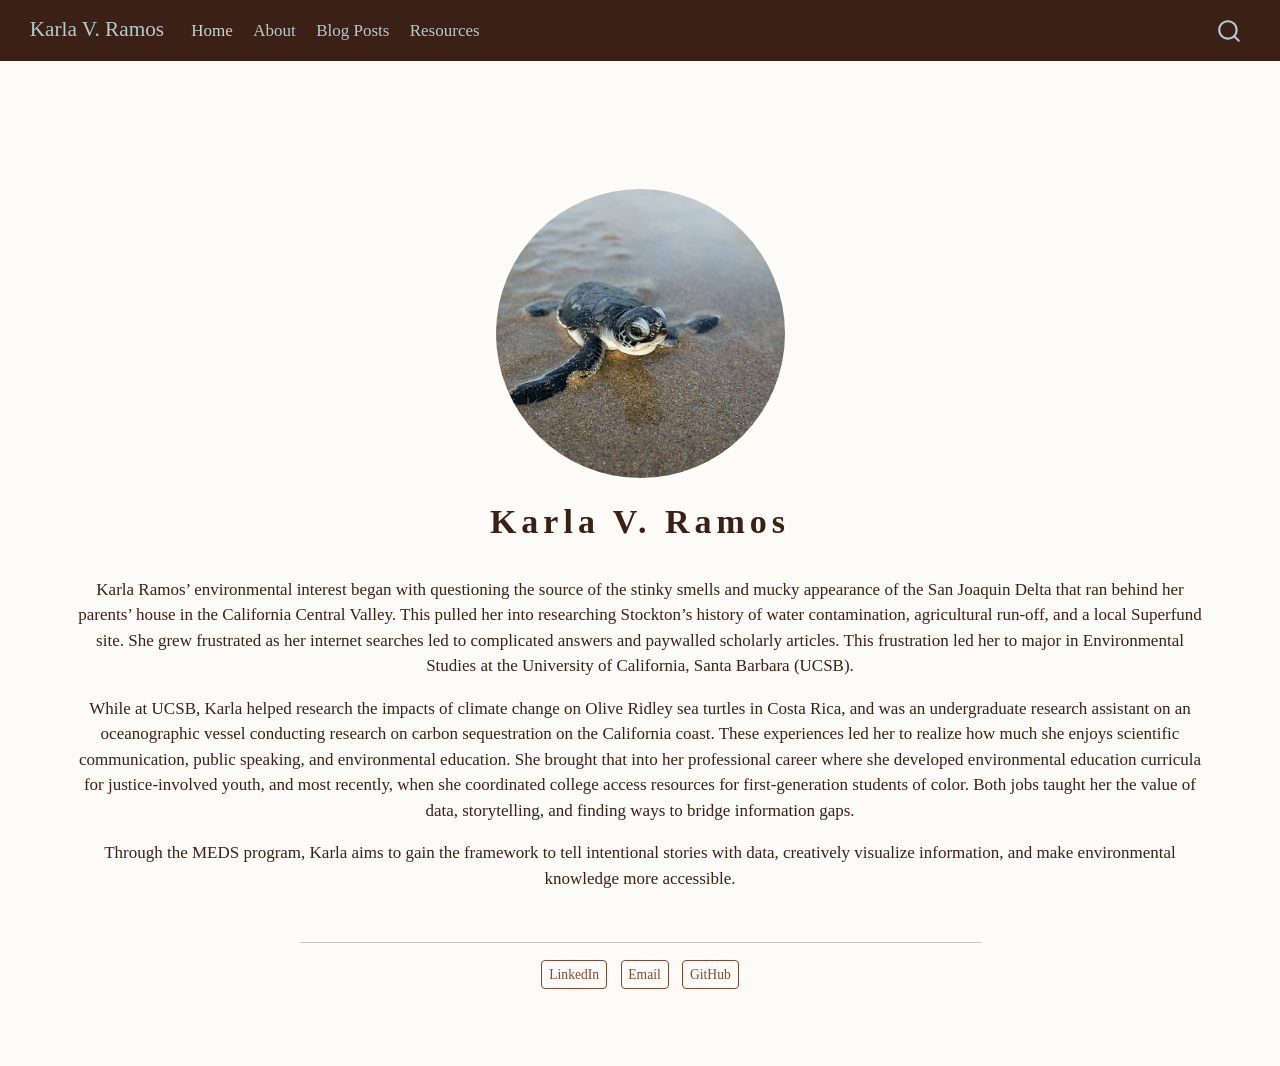
<file: docs/index.html>
<!DOCTYPE html>
<html xmlns="http://www.w3.org/1999/xhtml" lang="en" xml:lang="en"><head>

<meta charset="utf-8">
<meta name="generator" content="quarto-1.10.19">

<meta name="viewport" content="width=device-width, initial-scale=1.0, user-scalable=yes">


<title>Karla V. Ramos</title>
<style>
/* Default styles provided by pandoc.
** See https://pandoc.org/MANUAL.html#variables-for-html for config info.
*/
span.smallcaps{font-variant: small-caps;}
div.columns{display: flex; gap: 1.5em;}
div.column{flex: auto;}
@media screen {
div.columns{gap: min(4vw, 1.5em);}
div.column{overflow-x: auto;}
}
div.hanging-indent{margin-left: 1.5em; text-indent: -1.5em;}
ul.task-list{list-style: none;}
ul.task-list li input[type="checkbox"] {
  width: 0.8em;
  margin: 0 0.8em 0.2em -1em; /* quarto-specific, see https://github.com/quarto-dev/quarto-cli/issues/4556 */ 
  vertical-align: middle;
}
</style>


<script src="site_libs/quarto-nav/quarto-nav.js"></script>
<script src="site_libs/quarto-nav/headroom.min.js"></script>
<script src="site_libs/clipboard/clipboard.min.js"></script>
<script src="site_libs/quarto-search/autocomplete.umd.js"></script>
<script src="site_libs/quarto-search/fuse.min.js"></script>
<script src="site_libs/quarto-search/quarto-search.js"></script>
<meta name="quarto:offset" content="./">
<script src="site_libs/quarto-html/quarto.js" type="module"></script>
<script src="site_libs/quarto-html/tabsets/tabsets.js" type="module"></script>
<script src="site_libs/quarto-html/popper.min.js"></script>
<script src="site_libs/quarto-html/tippy.umd.min.js"></script>
<link href="site_libs/quarto-html/tippy.css" rel="stylesheet">
<link href="site_libs/quarto-html/quarto-syntax-highlighting-bf27225e3a48a9273f3daa8f8e829971.css" rel="stylesheet" id="quarto-text-highlighting-styles">
<script src="site_libs/bootstrap/bootstrap.min.js"></script>
<link href="site_libs/bootstrap/bootstrap-icons.css" rel="stylesheet">
<link href="site_libs/bootstrap/bootstrap-197ed1882bb54d472ac7c4763a12b4fc.min.css" rel="stylesheet" append-hash="true" id="quarto-bootstrap" data-mode="light">
<script id="quarto-search-options" type="application/json">{
  "location": "navbar",
  "copy-button": false,
  "collapse-after": 3,
  "panel-placement": "end",
  "type": "overlay",
  "limit": 50,
  "keyboard-shortcut": [
    "f",
    "/",
    "s"
  ],
  "show-item-context": false,
  "language": {
    "search-no-results-text": "No results",
    "search-matching-documents-text": "matching documents",
    "search-copy-link-title": "Copy link to search",
    "search-hide-matches-text": "Hide additional matches",
    "search-more-match-text": "more match in this document",
    "search-more-matches-text": "more matches in this document",
    "search-clear-button-title": "Clear",
    "search-text-placeholder": "",
    "search-detached-cancel-button-title": "Cancel",
    "search-submit-button-title": "Submit",
    "search-label": "Search"
  }
}</script>


</head>

<body class="nav-fixed quarto-light">

<div id="quarto-search-results"></div>
  <header id="quarto-header" class="headroom fixed-top">
    <nav class="navbar navbar-expand-lg " data-bs-theme="dark">
      <div class="navbar-container container-fluid">
      <div class="navbar-brand-container mx-auto">
    <a class="navbar-brand" href="./index.html">
    <span class="navbar-title">Karla V. Ramos</span>
    </a>
  </div>
            <div id="quarto-search" class="" title="Search"></div>
          <button class="navbar-toggler" type="button" data-bs-toggle="collapse" data-bs-target="#navbarCollapse" aria-controls="navbarCollapse" role="menu" aria-expanded="false" aria-label="Toggle navigation" onclick="if (window.quartoToggleHeadroom) { window.quartoToggleHeadroom(); }">
  <span class="navbar-toggler-icon"></span>
</button>
          <div class="collapse navbar-collapse" id="navbarCollapse">
            <ul class="navbar-nav navbar-nav-scroll me-auto">
  <li class="nav-item">
    <a class="nav-link active" href="./index.html" aria-current="page"> 
<span class="menu-text">Home</span></a>
  </li>  
  <li class="nav-item">
    <a class="nav-link" href="./about.html"> 
<span class="menu-text">About</span></a>
  </li>  
  <li class="nav-item">
    <a class="nav-link" href="./posts.html"> 
<span class="menu-text">Blog Posts</span></a>
  </li>  
  <li class="nav-item">
    <a class="nav-link" href="./resources.html"> 
<span class="menu-text">Resources</span></a>
  </li>  
</ul>
          </div> <!-- /navcollapse -->
            <div class="quarto-navbar-tools">
</div>
      </div> <!-- /container-fluid -->
    </nav>
</header>
<!-- content -->
<div id="quarto-content" class="quarto-container page-columns page-rows-contents page-layout-full page-navbar">
<!-- sidebar -->
<!-- margin-sidebar -->
    
<!-- main -->
<div class="quarto-about-jolla column-page">
  <img src="images/profile-ex.jpg" class="about-image
  round " style="height: 17em; width: 17em;">
 <header id="title-block-header" class="quarto-title-block default">
<div class="quarto-title">
<h1 class="title">Karla V. Ramos</h1>
</div>
<div class="quarto-title-meta column-page">
  </div>
</header><main class="content column-page" id="quarto-document-content">
<p>Karla Ramos’ environmental interest began with questioning the source of the stinky smells and mucky appearance of the San Joaquin Delta that ran behind her parents’ house in the California Central Valley. This pulled her into researching Stockton’s history of water contamination, agricultural run-off, and a local Superfund site. She grew frustrated as her internet searches led to complicated answers and paywalled scholarly articles. This frustration led her to major in Environmental Studies at the University of California, Santa Barbara (UCSB).</p>
<p>While at UCSB, Karla helped research the impacts of climate change on Olive Ridley sea turtles in Costa Rica, and was an undergraduate research assistant on an oceanographic vessel conducting research on carbon sequestration on the California coast. These experiences led her to realize how much she enjoys scientific communication, public speaking, and environmental education. She brought that into her professional career where she developed environmental education curricula for justice-involved youth, and most recently, when she coordinated college access resources for first-generation students of color. Both jobs taught her the value of data, storytelling, and finding ways to bridge information gaps.</p>
<p>Through the MEDS program, Karla aims to gain the framework to tell intentional stories with data, creatively visualize information, and make environmental knowledge more accessible.</p>


</main> 
  <hr class="about-sep">
   <div class="about-links">
  <a href="https://www.linkedin.com/in/karlavramos/" class="about-link" rel="" target="_blank">
     <span class="about-link-text">LinkedIn</span>
  </a>
  <a href="mailto:ramos.karlav@gmail.com" class="about-link" rel="" target="">
     <span class="about-link-text">Email</span>
  </a>
  <a href="https://github.com/Karlavramos" class="about-link" rel="" target="_blank">
     <span class="about-link-text">GitHub</span>
  </a>
</div>
</div>
 <!-- /main -->
<script id="quarto-html-after-body" type="application/javascript">
  window.document.addEventListener("DOMContentLoaded", function (event) {
    const isCodeAnnotation = (el) => {
      for (const clz of el.classList) {
        if (clz.startsWith('code-annotation-')) {                     
          return true;
        }
      }
      return false;
    }
    const onCopySuccess = function(e) {
      // button target
      const button = e.trigger;
      // don't keep focus
      button.blur();
      // flash "checked"
      button.classList.add('code-copy-button-checked');
      var currentTitle = button.getAttribute("title");
      button.setAttribute("title", "Copied!");
      let tooltip;
      if (window.bootstrap) {
        button.setAttribute("data-bs-toggle", "tooltip");
        button.setAttribute("data-bs-placement", "left");
        button.setAttribute("data-bs-title", "Copied!");
        tooltip = new bootstrap.Tooltip(button, 
          { trigger: "manual", 
            customClass: "code-copy-button-tooltip",
            offset: [0, -8]});
        tooltip.show();    
      }
      setTimeout(function() {
        if (tooltip) {
          tooltip.hide();
          button.removeAttribute("data-bs-title");
          button.removeAttribute("data-bs-toggle");
          button.removeAttribute("data-bs-placement");
        }
        button.setAttribute("title", currentTitle);
        button.classList.remove('code-copy-button-checked');
      }, 1000);
      // clear code selection
      e.clearSelection();
    }
    const getTextToCopy = function(trigger) {
      const outerScaffold = trigger.parentElement.cloneNode(true);
      const codeEl = outerScaffold.querySelector('code');
      for (const childEl of codeEl.children) {
        if (isCodeAnnotation(childEl)) {
          childEl.remove();
        }
      }
      return codeEl.innerText;
    }
    const clipboard = new window.ClipboardJS('.code-copy-button:not([data-in-quarto-modal])', {
      text: getTextToCopy
    });
    clipboard.on('success', onCopySuccess);
    if (window.document.getElementById('quarto-embedded-source-code-modal')) {
      const clipboardModal = new window.ClipboardJS('.code-copy-button[data-in-quarto-modal]', {
        text: getTextToCopy,
        container: window.document.getElementById('quarto-embedded-source-code-modal')
      });
      clipboardModal.on('success', onCopySuccess);
    }
      var localhostRegex = new RegExp(/^(?:http|https):\/\/localhost\:?[0-9]*\//);
      var mailtoRegex = new RegExp(/^mailto:/);
        var filterRegex = new RegExp('/' + window.location.host + '/');
      var isInternal = (href) => {
          return filterRegex.test(href) || localhostRegex.test(href) || mailtoRegex.test(href);
      }
      // Inspect non-navigation links and adorn them if external
     var links = window.document.querySelectorAll('a[href]:not(.nav-link):not(.navbar-brand):not(.toc-action):not(.sidebar-link):not(.sidebar-item-toggle):not(.pagination-link):not(.no-external):not([aria-hidden]):not(.dropdown-item):not(.quarto-navigation-tool):not(.about-link)');
      for (var i=0; i<links.length; i++) {
        const link = links[i];
        if (!isInternal(link.href)) {
          // undo the damage that might have been done by quarto-nav.js in the case of
          // links that we want to consider external
          if (link.dataset.originalHref !== undefined) {
            link.href = link.dataset.originalHref;
          }
        }
      }
    function tippyHover(el, contentFn, onTriggerFn, onUntriggerFn) {
      const config = {
        allowHTML: true,
        maxWidth: 500,
        delay: 100,
        arrow: false,
        appendTo: function(el) {
            return el.parentElement;
        },
        interactive: true,
        interactiveBorder: 10,
        theme: 'quarto',
        placement: 'bottom-start',
      };
      if (contentFn) {
        config.content = contentFn;
      }
      if (onTriggerFn) {
        config.onTrigger = onTriggerFn;
      }
      if (onUntriggerFn) {
        config.onUntrigger = onUntriggerFn;
      }
      window.tippy(el, config); 
    }
    const noterefs = window.document.querySelectorAll('a[role="doc-noteref"]');
    for (var i=0; i<noterefs.length; i++) {
      const ref = noterefs[i];
      tippyHover(ref, function() {
        // use id or data attribute instead here
        let href = ref.getAttribute('data-footnote-href') || ref.getAttribute('href');
        try { href = new URL(href).hash; } catch {}
        const id = href.replace(/^#\/?/, "");
        const note = window.document.getElementById(id);
        if (note) {
          return note.innerHTML;
        } else {
          return "";
        }
      });
    }
    const xrefs = window.document.querySelectorAll('a.quarto-xref');
    const processXRef = (id, note) => {
      // Strip column container classes
      const stripColumnClz = (el) => {
        el.classList.remove("page-full", "page-columns");
        if (el.children) {
          for (const child of el.children) {
            stripColumnClz(child);
          }
        }
      }
      stripColumnClz(note)
      if (id === null || id.startsWith('sec-')) {
        // Special case sections, only their first couple elements
        const container = document.createElement("div");
        if (note.children && note.children.length > 2) {
          container.appendChild(note.children[0].cloneNode(true));
          for (let i = 1; i < note.children.length; i++) {
            const child = note.children[i];
            if (child.tagName === "P" && child.innerText === "") {
              continue;
            } else {
              container.appendChild(child.cloneNode(true));
              break;
            }
          }
          if (window.Quarto?.typesetMath) {
            window.Quarto.typesetMath(container);
          }
          return container.innerHTML
        } else {
          if (window.Quarto?.typesetMath) {
            window.Quarto.typesetMath(note);
          }
          return note.innerHTML;
        }
      } else {
        // Remove any anchor links if they are present
        const anchorLink = note.querySelector('a.anchorjs-link');
        if (anchorLink) {
          anchorLink.remove();
        }
        if (window.Quarto?.typesetMath) {
          window.Quarto.typesetMath(note);
        }
        if (note.classList.contains("callout")) {
          return note.outerHTML;
        } else {
          return note.innerHTML;
        }
      }
    }
    for (var i=0; i<xrefs.length; i++) {
      const xref = xrefs[i];
      tippyHover(xref, undefined, function(instance) {
        instance.disable();
        let url = xref.getAttribute('href');
        let hash = undefined; 
        if (url.startsWith('#')) {
          hash = url;
        } else {
          try { hash = new URL(url).hash; } catch {}
        }
        if (hash) {
          const id = hash.replace(/^#\/?/, "");
          const note = window.document.getElementById(id);
          if (note !== null) {
            try {
              const html = processXRef(id, note.cloneNode(true));
              instance.setContent(html);
            } finally {
              instance.enable();
              instance.show();
            }
          } else {
            // See if we can fetch this
            fetch(url.split('#')[0])
            .then(res => res.text())
            .then(html => {
              const parser = new DOMParser();
              const htmlDoc = parser.parseFromString(html, "text/html");
              const note = htmlDoc.getElementById(id);
              if (note !== null) {
                const html = processXRef(id, note);
                instance.setContent(html);
              } 
            }).finally(() => {
              instance.enable();
              instance.show();
            });
          }
        } else {
          // See if we can fetch a full url (with no hash to target)
          // This is a special case and we should probably do some content thinning / targeting
          fetch(url)
          .then(res => res.text())
          .then(html => {
            const parser = new DOMParser();
            const htmlDoc = parser.parseFromString(html, "text/html");
            const note = htmlDoc.querySelector('main.content');
            if (note !== null) {
              // This should only happen for chapter cross references
              // (since there is no id in the URL)
              // remove the first header
              if (note.children.length > 0 && note.children[0].tagName === "HEADER") {
                note.children[0].remove();
              }
              const html = processXRef(null, note);
              instance.setContent(html);
            } 
          }).finally(() => {
            instance.enable();
            instance.show();
          });
        }
      }, function(instance) {
      });
    }
        let selectedAnnoteEl;
        const selectorForAnnotation = ( cell, annotation) => {
          let cellAttr = 'data-code-cell="' + cell + '"';
          let lineAttr = 'data-code-annotation="' +  annotation + '"';
          const selector = 'span[' + cellAttr + '][' + lineAttr + ']';
          return selector;
        }
        const selectCodeLines = (annoteEl) => {
          const doc = window.document;
          const targetCell = annoteEl.getAttribute("data-target-cell");
          const targetAnnotation = annoteEl.getAttribute("data-target-annotation");
          const annoteSpan = window.document.querySelector(selectorForAnnotation(targetCell, targetAnnotation));
          const lines = annoteSpan.getAttribute("data-code-lines").split(",");
          const lineIds = lines.map((line) => {
            return targetCell + "-" + line;
          })
          let top = null;
          let height = null;
          let parent = null;
          if (lineIds.length > 0) {
              //compute the position of the single el (top and bottom and make a div)
              const el = window.document.getElementById(lineIds[0]);
              top = el.offsetTop;
              height = el.offsetHeight;
              parent = el.parentElement.parentElement;
            if (lineIds.length > 1) {
              const lastEl = window.document.getElementById(lineIds[lineIds.length - 1]);
              const bottom = lastEl.offsetTop + lastEl.offsetHeight;
              height = bottom - top;
            }
            if (top !== null && height !== null && parent !== null) {
              // cook up a div (if necessary) and position it 
              let div = window.document.getElementById("code-annotation-line-highlight");
              if (div === null) {
                div = window.document.createElement("div");
                div.setAttribute("id", "code-annotation-line-highlight");
                div.style.position = 'absolute';
                parent.appendChild(div);
              }
              div.style.top = top - 2 + "px";
              div.style.height = height + 4 + "px";
              div.style.left = 0;
              let gutterDiv = window.document.getElementById("code-annotation-line-highlight-gutter");
              if (gutterDiv === null) {
                gutterDiv = window.document.createElement("div");
                gutterDiv.setAttribute("id", "code-annotation-line-highlight-gutter");
                gutterDiv.style.position = 'absolute';
                const codeCell = window.document.getElementById(targetCell);
                const gutter = codeCell.querySelector('.code-annotation-gutter');
                gutter.appendChild(gutterDiv);
              }
              gutterDiv.style.top = top - 2 + "px";
              gutterDiv.style.height = height + 4 + "px";
            }
            selectedAnnoteEl = annoteEl;
          }
        };
        const unselectCodeLines = () => {
          const elementsIds = ["code-annotation-line-highlight", "code-annotation-line-highlight-gutter"];
          elementsIds.forEach((elId) => {
            const div = window.document.getElementById(elId);
            if (div) {
              div.remove();
            }
          });
          selectedAnnoteEl = undefined;
        };
          // Handle positioning of the toggle
      window.addEventListener(
        "resize",
        throttle(() => {
          elRect = undefined;
          if (selectedAnnoteEl) {
            selectCodeLines(selectedAnnoteEl);
          }
        }, 10)
      );
      function throttle(fn, ms) {
      let throttle = false;
      let timer;
        return (...args) => {
          if(!throttle) { // first call gets through
              fn.apply(this, args);
              throttle = true;
          } else { // all the others get throttled
              if(timer) clearTimeout(timer); // cancel #2
              timer = setTimeout(() => {
                fn.apply(this, args);
                timer = throttle = false;
              }, ms);
          }
        };
      }
        // Attach click handler to the DT
        const annoteDls = window.document.querySelectorAll('dt[data-target-cell]');
        for (const annoteDlNode of annoteDls) {
          annoteDlNode.addEventListener('click', (event) => {
            const clickedEl = event.target;
            if (clickedEl !== selectedAnnoteEl) {
              unselectCodeLines();
              const activeEl = window.document.querySelector('dt[data-target-cell].code-annotation-active');
              if (activeEl) {
                activeEl.classList.remove('code-annotation-active');
              }
              selectCodeLines(clickedEl);
              clickedEl.classList.add('code-annotation-active');
            } else {
              // Unselect the line
              unselectCodeLines();
              clickedEl.classList.remove('code-annotation-active');
            }
          });
        }
    const findCites = (el) => {
      const parentEl = el.parentElement;
      if (parentEl) {
        const cites = parentEl.dataset.cites;
        if (cites) {
          return {
            el,
            cites: cites.split(' ')
          };
        } else {
          return findCites(el.parentElement)
        }
      } else {
        return undefined;
      }
    };
    var bibliorefs = window.document.querySelectorAll('a[role="doc-biblioref"]');
    for (var i=0; i<bibliorefs.length; i++) {
      const ref = bibliorefs[i];
      const citeInfo = findCites(ref);
      if (citeInfo) {
        tippyHover(citeInfo.el, function() {
          var popup = window.document.createElement('div');
          citeInfo.cites.forEach(function(cite) {
            var citeDiv = window.document.createElement('div');
            citeDiv.classList.add('hanging-indent');
            citeDiv.classList.add('csl-entry');
            var biblioDiv = window.document.getElementById('ref-' + cite);
            if (biblioDiv) {
              citeDiv.innerHTML = biblioDiv.innerHTML;
            }
            popup.appendChild(citeDiv);
          });
          return popup.innerHTML;
        });
      }
    }
  });
  </script>
</div> <!-- /content -->




</body></html>
</file>
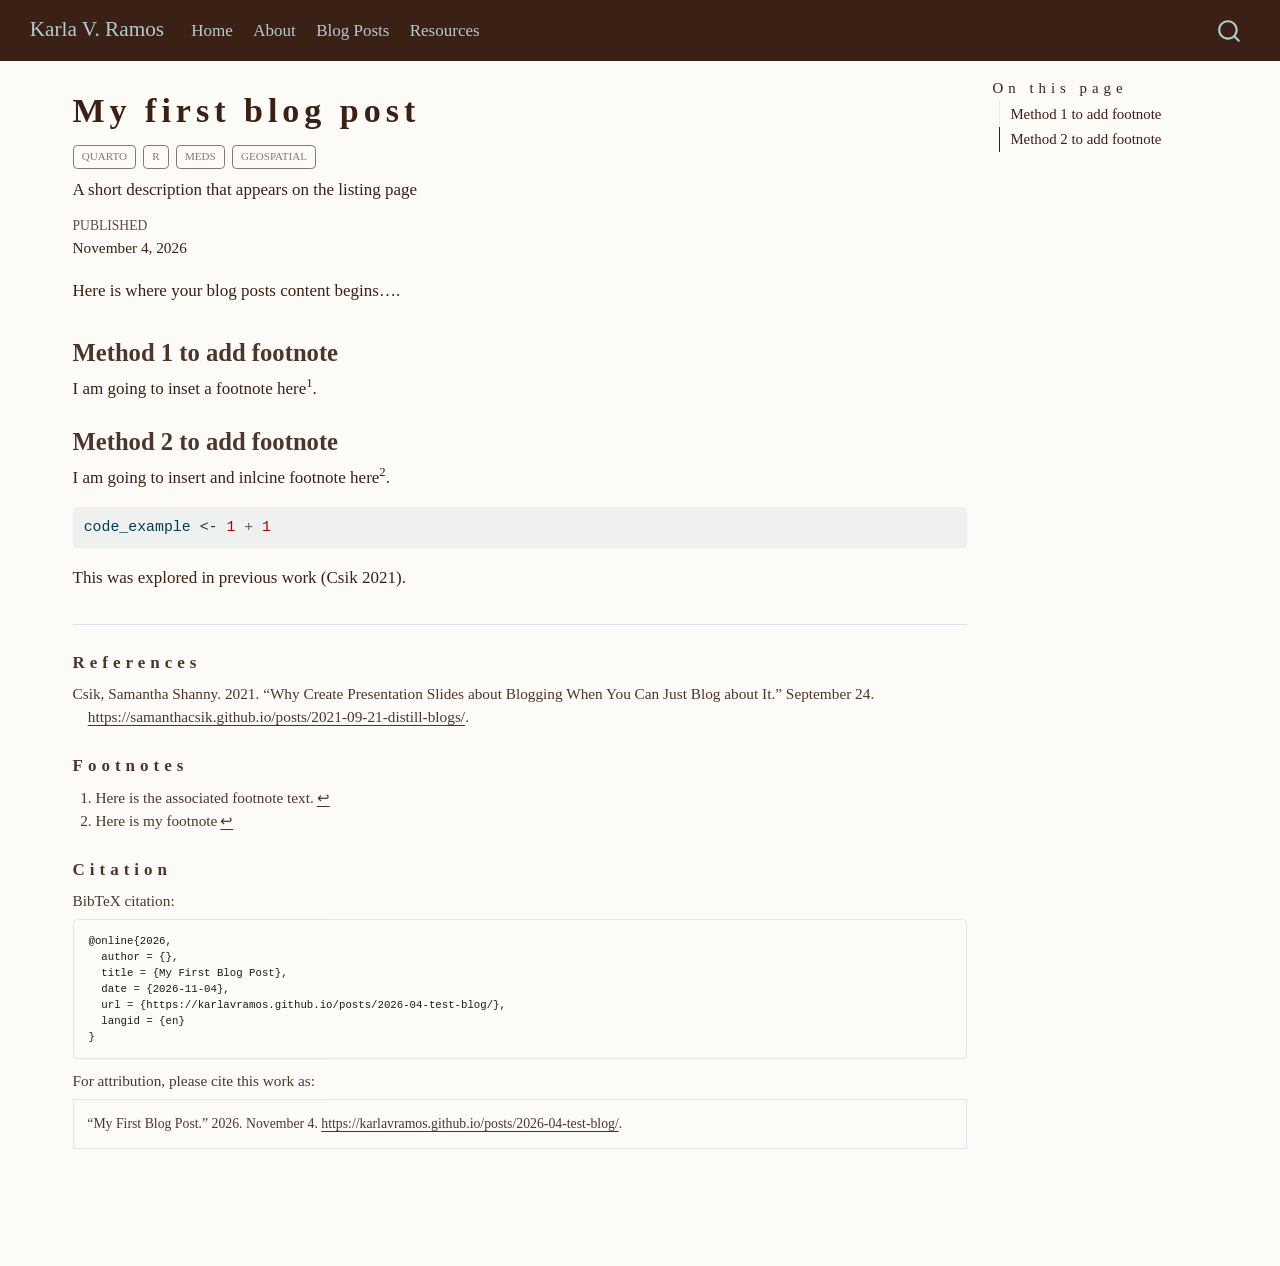
<file: docs/posts/2026-11-04-test-blog/index.html>
<!DOCTYPE html>
<html xmlns="http://www.w3.org/1999/xhtml" lang="en" xml:lang="en"><head>

<meta charset="utf-8">
<meta name="generator" content="quarto-1.10.19">

<meta name="viewport" content="width=device-width, initial-scale=1.0, user-scalable=yes">

<meta name="dcterms.date" content="2026-11-04">
<meta name="description" content="A short description that appears on the listing page">

<title>My first blog post – Karla V. Ramos</title>
<style>
/* Default styles provided by pandoc.
** See https://pandoc.org/MANUAL.html#variables-for-html for config info.
*/
span.smallcaps{font-variant: small-caps;}
div.columns{display: flex; gap: 1.5em;}
div.column{flex: auto;}
@media screen {
div.columns{gap: min(4vw, 1.5em);}
div.column{overflow-x: auto;}
}
div.hanging-indent{margin-left: 1.5em; text-indent: -1.5em;}
ul.task-list{list-style: none;}
ul.task-list li input[type="checkbox"] {
  width: 0.8em;
  margin: 0 0.8em 0.2em -1em; /* quarto-specific, see https://github.com/quarto-dev/quarto-cli/issues/4556 */ 
  vertical-align: middle;
}
/* CSS for syntax highlighting */
html { -webkit-text-size-adjust: 100%; }
pre > code.sourceCode { white-space: pre; position: relative; }
pre > code.sourceCode > span { display: inline-block; line-height: 1.25; }
pre > code.sourceCode > span:empty { height: 1.2em; }
.sourceCode { overflow: visible; }
code.sourceCode > span { color: inherit; text-decoration: inherit; }
div.sourceCode { margin: 1em 0; }
pre.sourceCode { margin: 0; }
@media screen {
div.sourceCode { overflow: auto; }
}
@media print {
pre > code.sourceCode { white-space: pre-wrap; }
pre > code.sourceCode > span { text-indent: -5em; padding-left: 5em; }
}
pre.numberSource code
  { counter-reset: source-line 0; }
pre.numberSource code > span
  { position: relative; left: -4em; counter-increment: source-line; }
pre.numberSource code > span > a:first-child::before
  { content: counter(source-line);
    position: relative; left: -1em; text-align: right; vertical-align: baseline;
    border: none; display: inline-block;
    -webkit-touch-callout: none; -webkit-user-select: none;
    -khtml-user-select: none; -moz-user-select: none;
    -ms-user-select: none; user-select: none;
    padding: 0 4px; width: 4em;
  }
pre.numberSource { margin-left: 3em;  padding-left: 4px; }
div.sourceCode
  {   }
@media screen {
pre > code.sourceCode > span > a:first-child::before { text-decoration: underline; }
}
/* CSS for citations */
div.csl-bib-body { }
div.csl-entry {
  clear: both;
}
.hanging-indent div.csl-entry {
  margin-left:2em;
  text-indent:-2em;
}
div.csl-left-margin {
  min-width:2em;
  float:left;
}
div.csl-right-inline {
  margin-left:2em;
  padding-left:1em;
}
div.csl-indent {
  margin-left: 2em;
}</style>


<script src="../../site_libs/quarto-nav/quarto-nav.js"></script>
<script src="../../site_libs/quarto-nav/headroom.min.js"></script>
<script src="../../site_libs/clipboard/clipboard.min.js"></script>
<script src="../../site_libs/quarto-search/autocomplete.umd.js"></script>
<script src="../../site_libs/quarto-search/fuse.min.js"></script>
<script src="../../site_libs/quarto-search/quarto-search.js"></script>
<meta name="quarto:offset" content="../../">
<script src="../../site_libs/quarto-html/quarto.js" type="module"></script>
<script src="../../site_libs/quarto-html/tabsets/tabsets.js" type="module"></script>
<script src="../../site_libs/quarto-html/popper.min.js"></script>
<script src="../../site_libs/quarto-html/tippy.umd.min.js"></script>
<script src="../../site_libs/quarto-html/anchor.min.js"></script>
<link href="../../site_libs/quarto-html/tippy.css" rel="stylesheet">
<link href="../../site_libs/quarto-html/quarto-syntax-highlighting-bf27225e3a48a9273f3daa8f8e829971.css" rel="stylesheet" id="quarto-text-highlighting-styles">
<script src="../../site_libs/bootstrap/bootstrap.min.js"></script>
<link href="../../site_libs/bootstrap/bootstrap-icons.css" rel="stylesheet">
<link href="../../site_libs/bootstrap/bootstrap-197ed1882bb54d472ac7c4763a12b4fc.min.css" rel="stylesheet" append-hash="true" id="quarto-bootstrap" data-mode="light">
<script id="quarto-search-options" type="application/json">{
  "location": "navbar",
  "copy-button": false,
  "collapse-after": 3,
  "panel-placement": "end",
  "type": "overlay",
  "limit": 50,
  "keyboard-shortcut": [
    "f",
    "/",
    "s"
  ],
  "show-item-context": false,
  "language": {
    "search-no-results-text": "No results",
    "search-matching-documents-text": "matching documents",
    "search-copy-link-title": "Copy link to search",
    "search-hide-matches-text": "Hide additional matches",
    "search-more-match-text": "more match in this document",
    "search-more-matches-text": "more matches in this document",
    "search-clear-button-title": "Clear",
    "search-text-placeholder": "",
    "search-detached-cancel-button-title": "Cancel",
    "search-submit-button-title": "Submit",
    "search-label": "Search"
  }
}</script>


</head>

<body class="nav-fixed quarto-light">

<div id="quarto-search-results"></div>
  <header id="quarto-header" class="headroom fixed-top">
    <nav class="navbar navbar-expand-lg " data-bs-theme="dark">
      <div class="navbar-container container-fluid">
      <div class="navbar-brand-container mx-auto">
    <a class="navbar-brand" href="../../index.html">
    <span class="navbar-title">Karla V. Ramos</span>
    </a>
  </div>
            <div id="quarto-search" class="" title="Search"></div>
          <button class="navbar-toggler" type="button" data-bs-toggle="collapse" data-bs-target="#navbarCollapse" aria-controls="navbarCollapse" role="menu" aria-expanded="false" aria-label="Toggle navigation" onclick="if (window.quartoToggleHeadroom) { window.quartoToggleHeadroom(); }">
  <span class="navbar-toggler-icon"></span>
</button>
          <div class="collapse navbar-collapse" id="navbarCollapse">
            <ul class="navbar-nav navbar-nav-scroll me-auto">
  <li class="nav-item">
    <a class="nav-link" href="../../index.html"> 
<span class="menu-text">Home</span></a>
  </li>  
  <li class="nav-item">
    <a class="nav-link" href="../../about.html"> 
<span class="menu-text">About</span></a>
  </li>  
  <li class="nav-item">
    <a class="nav-link" href="../../posts.html"> 
<span class="menu-text">Blog Posts</span></a>
  </li>  
  <li class="nav-item">
    <a class="nav-link" href="../../resources.html"> 
<span class="menu-text">Resources</span></a>
  </li>  
</ul>
          </div> <!-- /navcollapse -->
            <div class="quarto-navbar-tools">
</div>
      </div> <!-- /container-fluid -->
    </nav>
</header>
<!-- content -->
<div id="quarto-content" class="quarto-container page-columns page-rows-contents page-layout-full page-navbar">
<!-- sidebar -->
<!-- margin-sidebar -->
    <div id="quarto-margin-sidebar" class="sidebar margin-sidebar">
        <nav id="TOC" role="doc-toc" class="toc-active">
    <h2 id="toc-title">On this page</h2>
   
  <ul>
  <li><a href="#method-1-to-add-footnote" id="toc-method-1-to-add-footnote" class="nav-link active" data-scroll-target="#method-1-to-add-footnote">Method 1 to add footnote</a></li>
  <li><a href="#method-2-to-add-footnote" id="toc-method-2-to-add-footnote" class="nav-link" data-scroll-target="#method-2-to-add-footnote">Method 2 to add footnote</a></li>
  </ul>
</nav>
    </div>
<!-- main -->
<main class="content column-page-left" id="quarto-document-content">

<header id="title-block-header" class="quarto-title-block default">
<div class="quarto-title">
<h1 class="title">My first blog post</h1>
  <div class="quarto-categories">
    <div class="quarto-category">Quarto</div>
    <div class="quarto-category">R</div>
    <div class="quarto-category">MEDS</div>
    <div class="quarto-category">Geospatial</div>
  </div>
  </div>

<div>
  <div class="description">
    A short description that appears on the listing page
  </div>
</div>


<div class="quarto-title-meta column-page-left">

    
    <div>
    <div class="quarto-title-meta-heading">Published</div>
    <div class="quarto-title-meta-contents">
      <p class="date">November 4, 2026</p>
    </div>
  </div>
  
    
  </div>
  


</header>


<p>Here is where your blog posts content begins….</p>
<section id="method-1-to-add-footnote" class="level3">
<h3 class="anchored" data-anchor-id="method-1-to-add-footnote">Method 1 to add footnote</h3>
<p>I am going to inset a footnote here<a href="#fn1" class="footnote-ref" id="fnref1" role="doc-noteref"><sup>1</sup></a>.</p>
</section>
<section id="method-2-to-add-footnote" class="level3">
<h3 class="anchored" data-anchor-id="method-2-to-add-footnote">Method 2 to add footnote</h3>
<p>I am going to insert and inlcine footnote here<a href="#fn2" class="footnote-ref" id="fnref2" role="doc-noteref"><sup>2</sup></a>.</p>
<div class="cell">
<div class="code-copy-outer-scaffold"><div class="sourceCode cell-code" id="cb1"><pre class="sourceCode r code-with-copy"><code class="sourceCode r"><span id="cb1-1"><a href="#cb1-1" aria-hidden="true" tabindex="-1"></a>code_example <span class="ot">&lt;-</span> <span class="dv">1</span> <span class="sc">+</span> <span class="dv">1</span></span></code></pre></div><button title="Copy to Clipboard" class="code-copy-button"><i class="bi"></i></button></div>
</div>
<p>This was explored in previous work <span class="citation" data-cites="csik2021">(<a href="#ref-csik2021" role="doc-biblioref">Csik 2021</a>)</span>.</p>



</section>


<div id="quarto-appendix" class="default"><section class="quarto-appendix-contents" role="doc-bibliography" id="quarto-bibliography"><h2 class="anchored quarto-appendix-heading">References</h2><div id="refs" class="references csl-bib-body hanging-indent" role="list">
<div id="ref-csik2021" class="csl-entry" role="listitem">
Csik, Samantha Shanny. 2021. <span>“Why Create Presentation Slides about Blogging When You Can Just Blog about It.”</span> September 24. <a href="https://samanthacsik.github.io/posts/2021-09-21-distill-blogs/">https://samanthacsik.github.io/posts/2021-09-21-distill-blogs/</a>.
</div>
</div></section><section id="footnotes" class="footnotes footnotes-end-of-document" role="doc-endnotes"><h2 class="anchored quarto-appendix-heading">Footnotes</h2>

<ol>
<li id="fn1"><p>Here is the associated footnote text.<a href="#fnref1" class="footnote-back" role="doc-backlink">↩︎</a></p></li>
<li id="fn2"><p>Here is my footnote<a href="#fnref2" class="footnote-back" role="doc-backlink">↩︎</a></p></li>
</ol>
</section><section class="quarto-appendix-contents" id="quarto-citation"><h2 class="anchored quarto-appendix-heading">Citation</h2><div><div class="quarto-appendix-secondary-label">BibTeX citation:</div><pre class="sourceCode code-with-copy quarto-appendix-bibtex"><code class="sourceCode bibtex">@online{2026,
  author = {},
  title = {My First Blog Post},
  date = {2026-11-04},
  url = {https://karlavramos.github.io/posts/2026-04-test-blog/},
  langid = {en}
}
</code><button title="Copy to Clipboard" class="code-copy-button"><i class="bi"></i></button></pre><div class="quarto-appendix-secondary-label">For attribution, please cite this work as:</div><div id="ref-2026" class="csl-entry quarto-appendix-citeas" role="listitem">
<span>“My First Blog Post.”</span> 2026. November 4. <a href="https://karlavramos.github.io/posts/2026-04-test-blog/">https://karlavramos.github.io/posts/2026-04-test-blog/</a>.
</div></div></section></div></main> <!-- /main -->
<script id="quarto-html-after-body" type="application/javascript">
  window.document.addEventListener("DOMContentLoaded", function (event) {
    const icon = "";
    const anchorJS = new window.AnchorJS();
    anchorJS.options = {
      placement: 'right',
      icon: icon
    };
    anchorJS.add('.anchored');
    const isCodeAnnotation = (el) => {
      for (const clz of el.classList) {
        if (clz.startsWith('code-annotation-')) {                     
          return true;
        }
      }
      return false;
    }
    const onCopySuccess = function(e) {
      // button target
      const button = e.trigger;
      // don't keep focus
      button.blur();
      // flash "checked"
      button.classList.add('code-copy-button-checked');
      var currentTitle = button.getAttribute("title");
      button.setAttribute("title", "Copied!");
      let tooltip;
      if (window.bootstrap) {
        button.setAttribute("data-bs-toggle", "tooltip");
        button.setAttribute("data-bs-placement", "left");
        button.setAttribute("data-bs-title", "Copied!");
        tooltip = new bootstrap.Tooltip(button, 
          { trigger: "manual", 
            customClass: "code-copy-button-tooltip",
            offset: [0, -8]});
        tooltip.show();    
      }
      setTimeout(function() {
        if (tooltip) {
          tooltip.hide();
          button.removeAttribute("data-bs-title");
          button.removeAttribute("data-bs-toggle");
          button.removeAttribute("data-bs-placement");
        }
        button.setAttribute("title", currentTitle);
        button.classList.remove('code-copy-button-checked');
      }, 1000);
      // clear code selection
      e.clearSelection();
    }
    const getTextToCopy = function(trigger) {
      const outerScaffold = trigger.parentElement.cloneNode(true);
      const codeEl = outerScaffold.querySelector('code');
      for (const childEl of codeEl.children) {
        if (isCodeAnnotation(childEl)) {
          childEl.remove();
        }
      }
      return codeEl.innerText;
    }
    const clipboard = new window.ClipboardJS('.code-copy-button:not([data-in-quarto-modal])', {
      text: getTextToCopy
    });
    clipboard.on('success', onCopySuccess);
    if (window.document.getElementById('quarto-embedded-source-code-modal')) {
      const clipboardModal = new window.ClipboardJS('.code-copy-button[data-in-quarto-modal]', {
        text: getTextToCopy,
        container: window.document.getElementById('quarto-embedded-source-code-modal')
      });
      clipboardModal.on('success', onCopySuccess);
    }
      var localhostRegex = new RegExp(/^(?:http|https):\/\/localhost\:?[0-9]*\//);
      var mailtoRegex = new RegExp(/^mailto:/);
        var filterRegex = new RegExp('/' + window.location.host + '/');
      var isInternal = (href) => {
          return filterRegex.test(href) || localhostRegex.test(href) || mailtoRegex.test(href);
      }
      // Inspect non-navigation links and adorn them if external
     var links = window.document.querySelectorAll('a[href]:not(.nav-link):not(.navbar-brand):not(.toc-action):not(.sidebar-link):not(.sidebar-item-toggle):not(.pagination-link):not(.no-external):not([aria-hidden]):not(.dropdown-item):not(.quarto-navigation-tool):not(.about-link)');
      for (var i=0; i<links.length; i++) {
        const link = links[i];
        if (!isInternal(link.href)) {
          // undo the damage that might have been done by quarto-nav.js in the case of
          // links that we want to consider external
          if (link.dataset.originalHref !== undefined) {
            link.href = link.dataset.originalHref;
          }
        }
      }
    function tippyHover(el, contentFn, onTriggerFn, onUntriggerFn) {
      const config = {
        allowHTML: true,
        maxWidth: 500,
        delay: 100,
        arrow: false,
        appendTo: function(el) {
            return el.parentElement;
        },
        interactive: true,
        interactiveBorder: 10,
        theme: 'quarto',
        placement: 'bottom-start',
      };
      if (contentFn) {
        config.content = contentFn;
      }
      if (onTriggerFn) {
        config.onTrigger = onTriggerFn;
      }
      if (onUntriggerFn) {
        config.onUntrigger = onUntriggerFn;
      }
      window.tippy(el, config); 
    }
    const noterefs = window.document.querySelectorAll('a[role="doc-noteref"]');
    for (var i=0; i<noterefs.length; i++) {
      const ref = noterefs[i];
      tippyHover(ref, function() {
        // use id or data attribute instead here
        let href = ref.getAttribute('data-footnote-href') || ref.getAttribute('href');
        try { href = new URL(href).hash; } catch {}
        const id = href.replace(/^#\/?/, "");
        const note = window.document.getElementById(id);
        if (note) {
          return note.innerHTML;
        } else {
          return "";
        }
      });
    }
    const xrefs = window.document.querySelectorAll('a.quarto-xref');
    const processXRef = (id, note) => {
      // Strip column container classes
      const stripColumnClz = (el) => {
        el.classList.remove("page-full", "page-columns");
        if (el.children) {
          for (const child of el.children) {
            stripColumnClz(child);
          }
        }
      }
      stripColumnClz(note)
      if (id === null || id.startsWith('sec-')) {
        // Special case sections, only their first couple elements
        const container = document.createElement("div");
        if (note.children && note.children.length > 2) {
          container.appendChild(note.children[0].cloneNode(true));
          for (let i = 1; i < note.children.length; i++) {
            const child = note.children[i];
            if (child.tagName === "P" && child.innerText === "") {
              continue;
            } else {
              container.appendChild(child.cloneNode(true));
              break;
            }
          }
          if (window.Quarto?.typesetMath) {
            window.Quarto.typesetMath(container);
          }
          return container.innerHTML
        } else {
          if (window.Quarto?.typesetMath) {
            window.Quarto.typesetMath(note);
          }
          return note.innerHTML;
        }
      } else {
        // Remove any anchor links if they are present
        const anchorLink = note.querySelector('a.anchorjs-link');
        if (anchorLink) {
          anchorLink.remove();
        }
        if (window.Quarto?.typesetMath) {
          window.Quarto.typesetMath(note);
        }
        if (note.classList.contains("callout")) {
          return note.outerHTML;
        } else {
          return note.innerHTML;
        }
      }
    }
    for (var i=0; i<xrefs.length; i++) {
      const xref = xrefs[i];
      tippyHover(xref, undefined, function(instance) {
        instance.disable();
        let url = xref.getAttribute('href');
        let hash = undefined; 
        if (url.startsWith('#')) {
          hash = url;
        } else {
          try { hash = new URL(url).hash; } catch {}
        }
        if (hash) {
          const id = hash.replace(/^#\/?/, "");
          const note = window.document.getElementById(id);
          if (note !== null) {
            try {
              const html = processXRef(id, note.cloneNode(true));
              instance.setContent(html);
            } finally {
              instance.enable();
              instance.show();
            }
          } else {
            // See if we can fetch this
            fetch(url.split('#')[0])
            .then(res => res.text())
            .then(html => {
              const parser = new DOMParser();
              const htmlDoc = parser.parseFromString(html, "text/html");
              const note = htmlDoc.getElementById(id);
              if (note !== null) {
                const html = processXRef(id, note);
                instance.setContent(html);
              } 
            }).finally(() => {
              instance.enable();
              instance.show();
            });
          }
        } else {
          // See if we can fetch a full url (with no hash to target)
          // This is a special case and we should probably do some content thinning / targeting
          fetch(url)
          .then(res => res.text())
          .then(html => {
            const parser = new DOMParser();
            const htmlDoc = parser.parseFromString(html, "text/html");
            const note = htmlDoc.querySelector('main.content');
            if (note !== null) {
              // This should only happen for chapter cross references
              // (since there is no id in the URL)
              // remove the first header
              if (note.children.length > 0 && note.children[0].tagName === "HEADER") {
                note.children[0].remove();
              }
              const html = processXRef(null, note);
              instance.setContent(html);
            } 
          }).finally(() => {
            instance.enable();
            instance.show();
          });
        }
      }, function(instance) {
      });
    }
        let selectedAnnoteEl;
        const selectorForAnnotation = ( cell, annotation) => {
          let cellAttr = 'data-code-cell="' + cell + '"';
          let lineAttr = 'data-code-annotation="' +  annotation + '"';
          const selector = 'span[' + cellAttr + '][' + lineAttr + ']';
          return selector;
        }
        const selectCodeLines = (annoteEl) => {
          const doc = window.document;
          const targetCell = annoteEl.getAttribute("data-target-cell");
          const targetAnnotation = annoteEl.getAttribute("data-target-annotation");
          const annoteSpan = window.document.querySelector(selectorForAnnotation(targetCell, targetAnnotation));
          const lines = annoteSpan.getAttribute("data-code-lines").split(",");
          const lineIds = lines.map((line) => {
            return targetCell + "-" + line;
          })
          let top = null;
          let height = null;
          let parent = null;
          if (lineIds.length > 0) {
              //compute the position of the single el (top and bottom and make a div)
              const el = window.document.getElementById(lineIds[0]);
              top = el.offsetTop;
              height = el.offsetHeight;
              parent = el.parentElement.parentElement;
            if (lineIds.length > 1) {
              const lastEl = window.document.getElementById(lineIds[lineIds.length - 1]);
              const bottom = lastEl.offsetTop + lastEl.offsetHeight;
              height = bottom - top;
            }
            if (top !== null && height !== null && parent !== null) {
              // cook up a div (if necessary) and position it 
              let div = window.document.getElementById("code-annotation-line-highlight");
              if (div === null) {
                div = window.document.createElement("div");
                div.setAttribute("id", "code-annotation-line-highlight");
                div.style.position = 'absolute';
                parent.appendChild(div);
              }
              div.style.top = top - 2 + "px";
              div.style.height = height + 4 + "px";
              div.style.left = 0;
              let gutterDiv = window.document.getElementById("code-annotation-line-highlight-gutter");
              if (gutterDiv === null) {
                gutterDiv = window.document.createElement("div");
                gutterDiv.setAttribute("id", "code-annotation-line-highlight-gutter");
                gutterDiv.style.position = 'absolute';
                const codeCell = window.document.getElementById(targetCell);
                const gutter = codeCell.querySelector('.code-annotation-gutter');
                gutter.appendChild(gutterDiv);
              }
              gutterDiv.style.top = top - 2 + "px";
              gutterDiv.style.height = height + 4 + "px";
            }
            selectedAnnoteEl = annoteEl;
          }
        };
        const unselectCodeLines = () => {
          const elementsIds = ["code-annotation-line-highlight", "code-annotation-line-highlight-gutter"];
          elementsIds.forEach((elId) => {
            const div = window.document.getElementById(elId);
            if (div) {
              div.remove();
            }
          });
          selectedAnnoteEl = undefined;
        };
          // Handle positioning of the toggle
      window.addEventListener(
        "resize",
        throttle(() => {
          elRect = undefined;
          if (selectedAnnoteEl) {
            selectCodeLines(selectedAnnoteEl);
          }
        }, 10)
      );
      function throttle(fn, ms) {
      let throttle = false;
      let timer;
        return (...args) => {
          if(!throttle) { // first call gets through
              fn.apply(this, args);
              throttle = true;
          } else { // all the others get throttled
              if(timer) clearTimeout(timer); // cancel #2
              timer = setTimeout(() => {
                fn.apply(this, args);
                timer = throttle = false;
              }, ms);
          }
        };
      }
        // Attach click handler to the DT
        const annoteDls = window.document.querySelectorAll('dt[data-target-cell]');
        for (const annoteDlNode of annoteDls) {
          annoteDlNode.addEventListener('click', (event) => {
            const clickedEl = event.target;
            if (clickedEl !== selectedAnnoteEl) {
              unselectCodeLines();
              const activeEl = window.document.querySelector('dt[data-target-cell].code-annotation-active');
              if (activeEl) {
                activeEl.classList.remove('code-annotation-active');
              }
              selectCodeLines(clickedEl);
              clickedEl.classList.add('code-annotation-active');
            } else {
              // Unselect the line
              unselectCodeLines();
              clickedEl.classList.remove('code-annotation-active');
            }
          });
        }
    const findCites = (el) => {
      const parentEl = el.parentElement;
      if (parentEl) {
        const cites = parentEl.dataset.cites;
        if (cites) {
          return {
            el,
            cites: cites.split(' ')
          };
        } else {
          return findCites(el.parentElement)
        }
      } else {
        return undefined;
      }
    };
    var bibliorefs = window.document.querySelectorAll('a[role="doc-biblioref"]');
    for (var i=0; i<bibliorefs.length; i++) {
      const ref = bibliorefs[i];
      const citeInfo = findCites(ref);
      if (citeInfo) {
        tippyHover(citeInfo.el, function() {
          var popup = window.document.createElement('div');
          citeInfo.cites.forEach(function(cite) {
            var citeDiv = window.document.createElement('div');
            citeDiv.classList.add('hanging-indent');
            citeDiv.classList.add('csl-entry');
            var biblioDiv = window.document.getElementById('ref-' + cite);
            if (biblioDiv) {
              citeDiv.innerHTML = biblioDiv.innerHTML;
            }
            popup.appendChild(citeDiv);
          });
          return popup.innerHTML;
        });
      }
    }
  });
  </script>
</div> <!-- /content -->




</body></html>
</file>
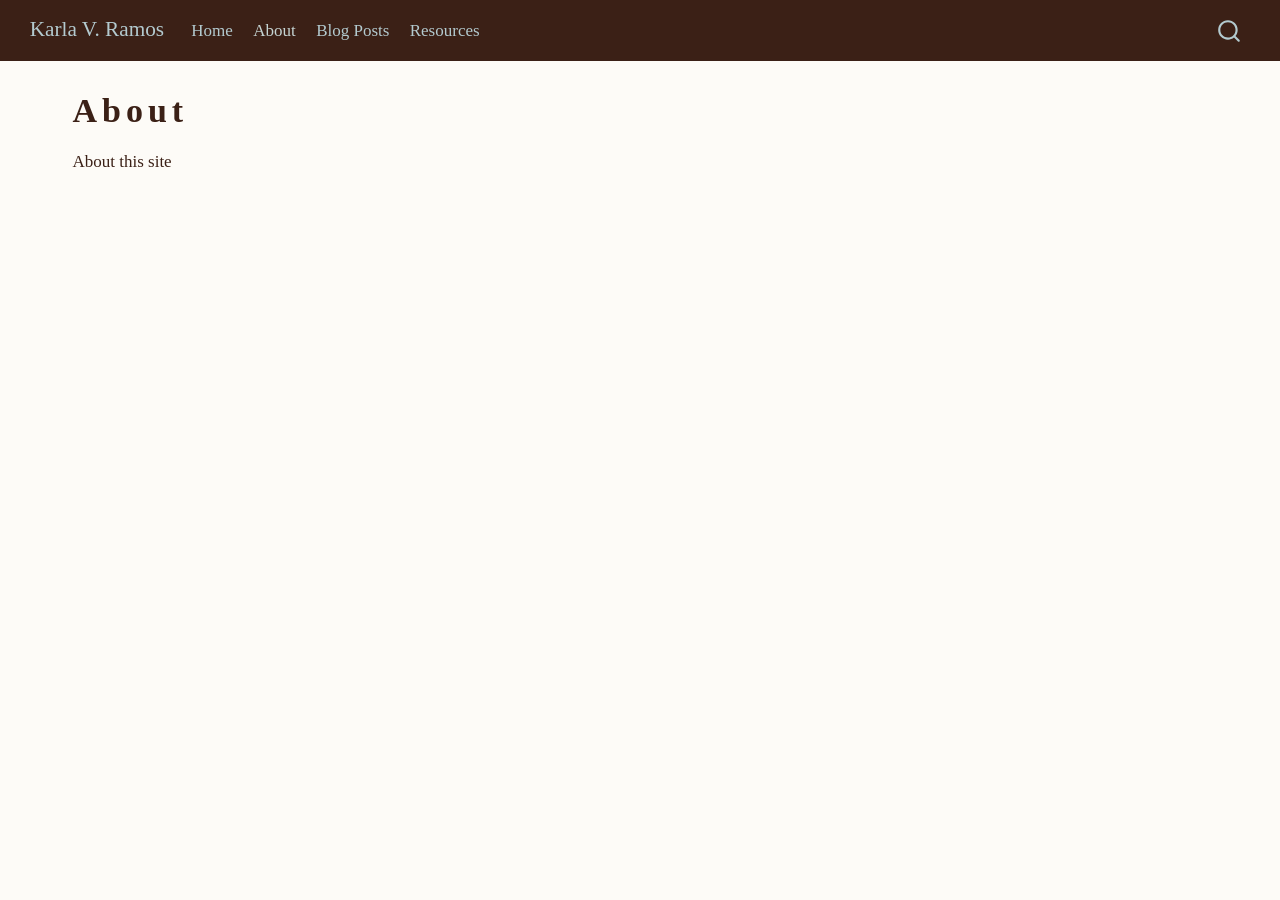
<file: docs/about.html>
<!DOCTYPE html>
<html xmlns="http://www.w3.org/1999/xhtml" lang="en" xml:lang="en"><head>

<meta charset="utf-8">
<meta name="generator" content="quarto-1.10.19">

<meta name="viewport" content="width=device-width, initial-scale=1.0, user-scalable=yes">


<title>About – Karla V. Ramos</title>
<style>
/* Default styles provided by pandoc.
** See https://pandoc.org/MANUAL.html#variables-for-html for config info.
*/
span.smallcaps{font-variant: small-caps;}
div.columns{display: flex; gap: 1.5em;}
div.column{flex: auto;}
@media screen {
div.columns{gap: min(4vw, 1.5em);}
div.column{overflow-x: auto;}
}
div.hanging-indent{margin-left: 1.5em; text-indent: -1.5em;}
ul.task-list{list-style: none;}
ul.task-list li input[type="checkbox"] {
  width: 0.8em;
  margin: 0 0.8em 0.2em -1em; /* quarto-specific, see https://github.com/quarto-dev/quarto-cli/issues/4556 */ 
  vertical-align: middle;
}
</style>


<script src="site_libs/quarto-nav/quarto-nav.js"></script>
<script src="site_libs/quarto-nav/headroom.min.js"></script>
<script src="site_libs/clipboard/clipboard.min.js"></script>
<script src="site_libs/quarto-search/autocomplete.umd.js"></script>
<script src="site_libs/quarto-search/fuse.min.js"></script>
<script src="site_libs/quarto-search/quarto-search.js"></script>
<meta name="quarto:offset" content="./">
<script src="site_libs/quarto-html/quarto.js" type="module"></script>
<script src="site_libs/quarto-html/tabsets/tabsets.js" type="module"></script>
<script src="site_libs/quarto-html/popper.min.js"></script>
<script src="site_libs/quarto-html/tippy.umd.min.js"></script>
<script src="site_libs/quarto-html/anchor.min.js"></script>
<link href="site_libs/quarto-html/tippy.css" rel="stylesheet">
<link href="site_libs/quarto-html/quarto-syntax-highlighting-bf27225e3a48a9273f3daa8f8e829971.css" rel="stylesheet" id="quarto-text-highlighting-styles">
<script src="site_libs/bootstrap/bootstrap.min.js"></script>
<link href="site_libs/bootstrap/bootstrap-icons.css" rel="stylesheet">
<link href="site_libs/bootstrap/bootstrap-197ed1882bb54d472ac7c4763a12b4fc.min.css" rel="stylesheet" append-hash="true" id="quarto-bootstrap" data-mode="light">
<script id="quarto-search-options" type="application/json">{
  "location": "navbar",
  "copy-button": false,
  "collapse-after": 3,
  "panel-placement": "end",
  "type": "overlay",
  "limit": 50,
  "keyboard-shortcut": [
    "f",
    "/",
    "s"
  ],
  "show-item-context": false,
  "language": {
    "search-no-results-text": "No results",
    "search-matching-documents-text": "matching documents",
    "search-copy-link-title": "Copy link to search",
    "search-hide-matches-text": "Hide additional matches",
    "search-more-match-text": "more match in this document",
    "search-more-matches-text": "more matches in this document",
    "search-clear-button-title": "Clear",
    "search-text-placeholder": "",
    "search-detached-cancel-button-title": "Cancel",
    "search-submit-button-title": "Submit",
    "search-label": "Search"
  }
}</script>


</head>

<body class="nav-fixed quarto-light">

<div id="quarto-search-results"></div>
  <header id="quarto-header" class="headroom fixed-top">
    <nav class="navbar navbar-expand-lg " data-bs-theme="dark">
      <div class="navbar-container container-fluid">
      <div class="navbar-brand-container mx-auto">
    <a class="navbar-brand" href="./index.html">
    <span class="navbar-title">Karla V. Ramos</span>
    </a>
  </div>
            <div id="quarto-search" class="" title="Search"></div>
          <button class="navbar-toggler" type="button" data-bs-toggle="collapse" data-bs-target="#navbarCollapse" aria-controls="navbarCollapse" role="menu" aria-expanded="false" aria-label="Toggle navigation" onclick="if (window.quartoToggleHeadroom) { window.quartoToggleHeadroom(); }">
  <span class="navbar-toggler-icon"></span>
</button>
          <div class="collapse navbar-collapse" id="navbarCollapse">
            <ul class="navbar-nav navbar-nav-scroll me-auto">
  <li class="nav-item">
    <a class="nav-link" href="./index.html"> 
<span class="menu-text">Home</span></a>
  </li>  
  <li class="nav-item">
    <a class="nav-link active" href="./about.html" aria-current="page"> 
<span class="menu-text">About</span></a>
  </li>  
  <li class="nav-item">
    <a class="nav-link" href="./posts.html"> 
<span class="menu-text">Blog Posts</span></a>
  </li>  
  <li class="nav-item">
    <a class="nav-link" href="./resources.html"> 
<span class="menu-text">Resources</span></a>
  </li>  
</ul>
          </div> <!-- /navcollapse -->
            <div class="quarto-navbar-tools">
</div>
      </div> <!-- /container-fluid -->
    </nav>
</header>
<!-- content -->
<div id="quarto-content" class="quarto-container page-columns page-rows-contents page-layout-full page-navbar">
<!-- sidebar -->
<!-- margin-sidebar -->
    <div id="quarto-margin-sidebar" class="sidebar margin-sidebar zindex-bottom">
        
    </div>
<!-- main -->
<main class="content column-page" id="quarto-document-content">

<header id="title-block-header" class="quarto-title-block default">
<div class="quarto-title">
<h1 class="title">About</h1>
</div>



<div class="quarto-title-meta column-page">

    
  
    
  </div>
  


</header>


<p>About this site</p>



</main> <!-- /main -->
<script id="quarto-html-after-body" type="application/javascript">
  window.document.addEventListener("DOMContentLoaded", function (event) {
    const icon = "";
    const anchorJS = new window.AnchorJS();
    anchorJS.options = {
      placement: 'right',
      icon: icon
    };
    anchorJS.add('.anchored');
    const isCodeAnnotation = (el) => {
      for (const clz of el.classList) {
        if (clz.startsWith('code-annotation-')) {                     
          return true;
        }
      }
      return false;
    }
    const onCopySuccess = function(e) {
      // button target
      const button = e.trigger;
      // don't keep focus
      button.blur();
      // flash "checked"
      button.classList.add('code-copy-button-checked');
      var currentTitle = button.getAttribute("title");
      button.setAttribute("title", "Copied!");
      let tooltip;
      if (window.bootstrap) {
        button.setAttribute("data-bs-toggle", "tooltip");
        button.setAttribute("data-bs-placement", "left");
        button.setAttribute("data-bs-title", "Copied!");
        tooltip = new bootstrap.Tooltip(button, 
          { trigger: "manual", 
            customClass: "code-copy-button-tooltip",
            offset: [0, -8]});
        tooltip.show();    
      }
      setTimeout(function() {
        if (tooltip) {
          tooltip.hide();
          button.removeAttribute("data-bs-title");
          button.removeAttribute("data-bs-toggle");
          button.removeAttribute("data-bs-placement");
        }
        button.setAttribute("title", currentTitle);
        button.classList.remove('code-copy-button-checked');
      }, 1000);
      // clear code selection
      e.clearSelection();
    }
    const getTextToCopy = function(trigger) {
      const outerScaffold = trigger.parentElement.cloneNode(true);
      const codeEl = outerScaffold.querySelector('code');
      for (const childEl of codeEl.children) {
        if (isCodeAnnotation(childEl)) {
          childEl.remove();
        }
      }
      return codeEl.innerText;
    }
    const clipboard = new window.ClipboardJS('.code-copy-button:not([data-in-quarto-modal])', {
      text: getTextToCopy
    });
    clipboard.on('success', onCopySuccess);
    if (window.document.getElementById('quarto-embedded-source-code-modal')) {
      const clipboardModal = new window.ClipboardJS('.code-copy-button[data-in-quarto-modal]', {
        text: getTextToCopy,
        container: window.document.getElementById('quarto-embedded-source-code-modal')
      });
      clipboardModal.on('success', onCopySuccess);
    }
      var localhostRegex = new RegExp(/^(?:http|https):\/\/localhost\:?[0-9]*\//);
      var mailtoRegex = new RegExp(/^mailto:/);
        var filterRegex = new RegExp('/' + window.location.host + '/');
      var isInternal = (href) => {
          return filterRegex.test(href) || localhostRegex.test(href) || mailtoRegex.test(href);
      }
      // Inspect non-navigation links and adorn them if external
     var links = window.document.querySelectorAll('a[href]:not(.nav-link):not(.navbar-brand):not(.toc-action):not(.sidebar-link):not(.sidebar-item-toggle):not(.pagination-link):not(.no-external):not([aria-hidden]):not(.dropdown-item):not(.quarto-navigation-tool):not(.about-link)');
      for (var i=0; i<links.length; i++) {
        const link = links[i];
        if (!isInternal(link.href)) {
          // undo the damage that might have been done by quarto-nav.js in the case of
          // links that we want to consider external
          if (link.dataset.originalHref !== undefined) {
            link.href = link.dataset.originalHref;
          }
        }
      }
    function tippyHover(el, contentFn, onTriggerFn, onUntriggerFn) {
      const config = {
        allowHTML: true,
        maxWidth: 500,
        delay: 100,
        arrow: false,
        appendTo: function(el) {
            return el.parentElement;
        },
        interactive: true,
        interactiveBorder: 10,
        theme: 'quarto',
        placement: 'bottom-start',
      };
      if (contentFn) {
        config.content = contentFn;
      }
      if (onTriggerFn) {
        config.onTrigger = onTriggerFn;
      }
      if (onUntriggerFn) {
        config.onUntrigger = onUntriggerFn;
      }
      window.tippy(el, config); 
    }
    const noterefs = window.document.querySelectorAll('a[role="doc-noteref"]');
    for (var i=0; i<noterefs.length; i++) {
      const ref = noterefs[i];
      tippyHover(ref, function() {
        // use id or data attribute instead here
        let href = ref.getAttribute('data-footnote-href') || ref.getAttribute('href');
        try { href = new URL(href).hash; } catch {}
        const id = href.replace(/^#\/?/, "");
        const note = window.document.getElementById(id);
        if (note) {
          return note.innerHTML;
        } else {
          return "";
        }
      });
    }
    const xrefs = window.document.querySelectorAll('a.quarto-xref');
    const processXRef = (id, note) => {
      // Strip column container classes
      const stripColumnClz = (el) => {
        el.classList.remove("page-full", "page-columns");
        if (el.children) {
          for (const child of el.children) {
            stripColumnClz(child);
          }
        }
      }
      stripColumnClz(note)
      if (id === null || id.startsWith('sec-')) {
        // Special case sections, only their first couple elements
        const container = document.createElement("div");
        if (note.children && note.children.length > 2) {
          container.appendChild(note.children[0].cloneNode(true));
          for (let i = 1; i < note.children.length; i++) {
            const child = note.children[i];
            if (child.tagName === "P" && child.innerText === "") {
              continue;
            } else {
              container.appendChild(child.cloneNode(true));
              break;
            }
          }
          if (window.Quarto?.typesetMath) {
            window.Quarto.typesetMath(container);
          }
          return container.innerHTML
        } else {
          if (window.Quarto?.typesetMath) {
            window.Quarto.typesetMath(note);
          }
          return note.innerHTML;
        }
      } else {
        // Remove any anchor links if they are present
        const anchorLink = note.querySelector('a.anchorjs-link');
        if (anchorLink) {
          anchorLink.remove();
        }
        if (window.Quarto?.typesetMath) {
          window.Quarto.typesetMath(note);
        }
        if (note.classList.contains("callout")) {
          return note.outerHTML;
        } else {
          return note.innerHTML;
        }
      }
    }
    for (var i=0; i<xrefs.length; i++) {
      const xref = xrefs[i];
      tippyHover(xref, undefined, function(instance) {
        instance.disable();
        let url = xref.getAttribute('href');
        let hash = undefined; 
        if (url.startsWith('#')) {
          hash = url;
        } else {
          try { hash = new URL(url).hash; } catch {}
        }
        if (hash) {
          const id = hash.replace(/^#\/?/, "");
          const note = window.document.getElementById(id);
          if (note !== null) {
            try {
              const html = processXRef(id, note.cloneNode(true));
              instance.setContent(html);
            } finally {
              instance.enable();
              instance.show();
            }
          } else {
            // See if we can fetch this
            fetch(url.split('#')[0])
            .then(res => res.text())
            .then(html => {
              const parser = new DOMParser();
              const htmlDoc = parser.parseFromString(html, "text/html");
              const note = htmlDoc.getElementById(id);
              if (note !== null) {
                const html = processXRef(id, note);
                instance.setContent(html);
              } 
            }).finally(() => {
              instance.enable();
              instance.show();
            });
          }
        } else {
          // See if we can fetch a full url (with no hash to target)
          // This is a special case and we should probably do some content thinning / targeting
          fetch(url)
          .then(res => res.text())
          .then(html => {
            const parser = new DOMParser();
            const htmlDoc = parser.parseFromString(html, "text/html");
            const note = htmlDoc.querySelector('main.content');
            if (note !== null) {
              // This should only happen for chapter cross references
              // (since there is no id in the URL)
              // remove the first header
              if (note.children.length > 0 && note.children[0].tagName === "HEADER") {
                note.children[0].remove();
              }
              const html = processXRef(null, note);
              instance.setContent(html);
            } 
          }).finally(() => {
            instance.enable();
            instance.show();
          });
        }
      }, function(instance) {
      });
    }
        let selectedAnnoteEl;
        const selectorForAnnotation = ( cell, annotation) => {
          let cellAttr = 'data-code-cell="' + cell + '"';
          let lineAttr = 'data-code-annotation="' +  annotation + '"';
          const selector = 'span[' + cellAttr + '][' + lineAttr + ']';
          return selector;
        }
        const selectCodeLines = (annoteEl) => {
          const doc = window.document;
          const targetCell = annoteEl.getAttribute("data-target-cell");
          const targetAnnotation = annoteEl.getAttribute("data-target-annotation");
          const annoteSpan = window.document.querySelector(selectorForAnnotation(targetCell, targetAnnotation));
          const lines = annoteSpan.getAttribute("data-code-lines").split(",");
          const lineIds = lines.map((line) => {
            return targetCell + "-" + line;
          })
          let top = null;
          let height = null;
          let parent = null;
          if (lineIds.length > 0) {
              //compute the position of the single el (top and bottom and make a div)
              const el = window.document.getElementById(lineIds[0]);
              top = el.offsetTop;
              height = el.offsetHeight;
              parent = el.parentElement.parentElement;
            if (lineIds.length > 1) {
              const lastEl = window.document.getElementById(lineIds[lineIds.length - 1]);
              const bottom = lastEl.offsetTop + lastEl.offsetHeight;
              height = bottom - top;
            }
            if (top !== null && height !== null && parent !== null) {
              // cook up a div (if necessary) and position it 
              let div = window.document.getElementById("code-annotation-line-highlight");
              if (div === null) {
                div = window.document.createElement("div");
                div.setAttribute("id", "code-annotation-line-highlight");
                div.style.position = 'absolute';
                parent.appendChild(div);
              }
              div.style.top = top - 2 + "px";
              div.style.height = height + 4 + "px";
              div.style.left = 0;
              let gutterDiv = window.document.getElementById("code-annotation-line-highlight-gutter");
              if (gutterDiv === null) {
                gutterDiv = window.document.createElement("div");
                gutterDiv.setAttribute("id", "code-annotation-line-highlight-gutter");
                gutterDiv.style.position = 'absolute';
                const codeCell = window.document.getElementById(targetCell);
                const gutter = codeCell.querySelector('.code-annotation-gutter');
                gutter.appendChild(gutterDiv);
              }
              gutterDiv.style.top = top - 2 + "px";
              gutterDiv.style.height = height + 4 + "px";
            }
            selectedAnnoteEl = annoteEl;
          }
        };
        const unselectCodeLines = () => {
          const elementsIds = ["code-annotation-line-highlight", "code-annotation-line-highlight-gutter"];
          elementsIds.forEach((elId) => {
            const div = window.document.getElementById(elId);
            if (div) {
              div.remove();
            }
          });
          selectedAnnoteEl = undefined;
        };
          // Handle positioning of the toggle
      window.addEventListener(
        "resize",
        throttle(() => {
          elRect = undefined;
          if (selectedAnnoteEl) {
            selectCodeLines(selectedAnnoteEl);
          }
        }, 10)
      );
      function throttle(fn, ms) {
      let throttle = false;
      let timer;
        return (...args) => {
          if(!throttle) { // first call gets through
              fn.apply(this, args);
              throttle = true;
          } else { // all the others get throttled
              if(timer) clearTimeout(timer); // cancel #2
              timer = setTimeout(() => {
                fn.apply(this, args);
                timer = throttle = false;
              }, ms);
          }
        };
      }
        // Attach click handler to the DT
        const annoteDls = window.document.querySelectorAll('dt[data-target-cell]');
        for (const annoteDlNode of annoteDls) {
          annoteDlNode.addEventListener('click', (event) => {
            const clickedEl = event.target;
            if (clickedEl !== selectedAnnoteEl) {
              unselectCodeLines();
              const activeEl = window.document.querySelector('dt[data-target-cell].code-annotation-active');
              if (activeEl) {
                activeEl.classList.remove('code-annotation-active');
              }
              selectCodeLines(clickedEl);
              clickedEl.classList.add('code-annotation-active');
            } else {
              // Unselect the line
              unselectCodeLines();
              clickedEl.classList.remove('code-annotation-active');
            }
          });
        }
    const findCites = (el) => {
      const parentEl = el.parentElement;
      if (parentEl) {
        const cites = parentEl.dataset.cites;
        if (cites) {
          return {
            el,
            cites: cites.split(' ')
          };
        } else {
          return findCites(el.parentElement)
        }
      } else {
        return undefined;
      }
    };
    var bibliorefs = window.document.querySelectorAll('a[role="doc-biblioref"]');
    for (var i=0; i<bibliorefs.length; i++) {
      const ref = bibliorefs[i];
      const citeInfo = findCites(ref);
      if (citeInfo) {
        tippyHover(citeInfo.el, function() {
          var popup = window.document.createElement('div');
          citeInfo.cites.forEach(function(cite) {
            var citeDiv = window.document.createElement('div');
            citeDiv.classList.add('hanging-indent');
            citeDiv.classList.add('csl-entry');
            var biblioDiv = window.document.getElementById('ref-' + cite);
            if (biblioDiv) {
              citeDiv.innerHTML = biblioDiv.innerHTML;
            }
            popup.appendChild(citeDiv);
          });
          return popup.innerHTML;
        });
      }
    }
  });
  </script>
</div> <!-- /content -->




</body></html>
</file>
<file: docs/site_libs/quarto-html/tippy.css>
.tippy-box[data-animation=fade][data-state=hidden]{opacity:0}[data-tippy-root]{max-width:calc(100vw - 10px)}.tippy-box{position:relative;background-color:#333;color:#fff;border-radius:4px;font-size:14px;line-height:1.4;white-space:normal;outline:0;transition-property:transform,visibility,opacity}.tippy-box[data-placement^=top]>.tippy-arrow{bottom:0}.tippy-box[data-placement^=top]>.tippy-arrow:before{bottom:-7px;left:0;border-width:8px 8px 0;border-top-color:initial;transform-origin:center top}.tippy-box[data-placement^=bottom]>.tippy-arrow{top:0}.tippy-box[data-placement^=bottom]>.tippy-arrow:before{top:-7px;left:0;border-width:0 8px 8px;border-bottom-color:initial;transform-origin:center bottom}.tippy-box[data-placement^=left]>.tippy-arrow{right:0}.tippy-box[data-placement^=left]>.tippy-arrow:before{border-width:8px 0 8px 8px;border-left-color:initial;right:-7px;transform-origin:center left}.tippy-box[data-placement^=right]>.tippy-arrow{left:0}.tippy-box[data-placement^=right]>.tippy-arrow:before{left:-7px;border-width:8px 8px 8px 0;border-right-color:initial;transform-origin:center right}.tippy-box[data-inertia][data-state=visible]{transition-timing-function:cubic-bezier(.54,1.5,.38,1.11)}.tippy-arrow{width:16px;height:16px;color:#333}.tippy-arrow:before{content:"";position:absolute;border-color:transparent;border-style:solid}.tippy-content{position:relative;padding:5px 9px;z-index:1}
</file>
<file: docs/site_libs/quarto-html/quarto-syntax-highlighting-bf27225e3a48a9273f3daa8f8e829971.css>
/* quarto syntax highlight colors */
:root {
  --quarto-hl-ot-color: #003B4F;
  --quarto-hl-at-color: #657422;
  --quarto-hl-ss-color: #20794D;
  --quarto-hl-an-color: #5E5E5E;
  --quarto-hl-fu-color: #4758AB;
  --quarto-hl-st-color: #20794D;
  --quarto-hl-cf-color: #003B4F;
  --quarto-hl-op-color: #5E5E5E;
  --quarto-hl-er-color: #AD0000;
  --quarto-hl-bn-color: #AD0000;
  --quarto-hl-al-color: #AD0000;
  --quarto-hl-va-color: #111111;
  --quarto-hl-bu-color: inherit;
  --quarto-hl-ex-color: inherit;
  --quarto-hl-pp-color: #AD0000;
  --quarto-hl-in-color: #5E5E5E;
  --quarto-hl-vs-color: #20794D;
  --quarto-hl-wa-color: #5E5E5E;
  --quarto-hl-do-color: #5E5E5E;
  --quarto-hl-im-color: #00769E;
  --quarto-hl-ch-color: #20794D;
  --quarto-hl-dt-color: #AD0000;
  --quarto-hl-fl-color: #AD0000;
  --quarto-hl-co-color: #5E5E5E;
  --quarto-hl-cv-color: #5E5E5E;
  --quarto-hl-cn-color: #8f5902;
  --quarto-hl-sc-color: #5E5E5E;
  --quarto-hl-dv-color: #AD0000;
  --quarto-hl-kw-color: #003B4F;
}

/* other quarto variables */
:root {
  --quarto-font-monospace: SFMono-Regular, Menlo, Monaco, Consolas, "Liberation Mono", "Courier New", monospace;
}

/* syntax highlight based on Pandoc's rules */
pre > code.sourceCode > span {
  color: #003B4F;
}

code.sourceCode > span {
  color: #003B4F;
}

div.sourceCode,
div.sourceCode pre.sourceCode {
  color: #003B4F;
}

/* Normal */
code span {
  color: #003B4F;
}

/* Alert */
code span.al {
  color: #AD0000;
  font-style: inherit;
}

/* Annotation */
code span.an {
  color: #5E5E5E;
  font-style: inherit;
}

/* Attribute */
code span.at {
  color: #657422;
  font-style: inherit;
}

/* BaseN */
code span.bn {
  color: #AD0000;
  font-style: inherit;
}

/* BuiltIn */
code span.bu {
  font-style: inherit;
}

/* ControlFlow */
code span.cf {
  color: #003B4F;
  font-weight: bold;
  font-style: inherit;
}

/* Char */
code span.ch {
  color: #20794D;
  font-style: inherit;
}

/* Constant */
code span.cn {
  color: #8f5902;
  font-style: inherit;
}

/* Comment */
code span.co {
  color: #5E5E5E;
  font-style: inherit;
}

/* CommentVar */
code span.cv {
  color: #5E5E5E;
  font-style: italic;
}

/* Documentation */
code span.do {
  color: #5E5E5E;
  font-style: italic;
}

/* DataType */
code span.dt {
  color: #AD0000;
  font-style: inherit;
}

/* DecVal */
code span.dv {
  color: #AD0000;
  font-style: inherit;
}

/* Error */
code span.er {
  color: #AD0000;
  font-style: inherit;
}

/* Extension */
code span.ex {
  font-style: inherit;
}

/* Float */
code span.fl {
  color: #AD0000;
  font-style: inherit;
}

/* Function */
code span.fu {
  color: #4758AB;
  font-style: inherit;
}

/* Import */
code span.im {
  color: #00769E;
  font-style: inherit;
}

/* Information */
code span.in {
  color: #5E5E5E;
  font-style: inherit;
}

/* Keyword */
code span.kw {
  color: #003B4F;
  font-weight: bold;
  font-style: inherit;
}

/* Operator */
code span.op {
  color: #5E5E5E;
  font-style: inherit;
}

/* Other */
code span.ot {
  color: #003B4F;
  font-style: inherit;
}

/* Preprocessor */
code span.pp {
  color: #AD0000;
  font-style: inherit;
}

/* SpecialChar */
code span.sc {
  color: #5E5E5E;
  font-style: inherit;
}

/* SpecialString */
code span.ss {
  color: #20794D;
  font-style: inherit;
}

/* String */
code span.st {
  color: #20794D;
  font-style: inherit;
}

/* Variable */
code span.va {
  color: #111111;
  font-style: inherit;
}

/* VerbatimString */
code span.vs {
  color: #20794D;
  font-style: inherit;
}

/* Warning */
code span.wa {
  color: #5E5E5E;
  font-style: italic;
}

.prevent-inlining {
  content: "</";
}

/*# sourceMappingURL=8be38f48d34c45af72792cbd699585e7.css.map */
</file>
